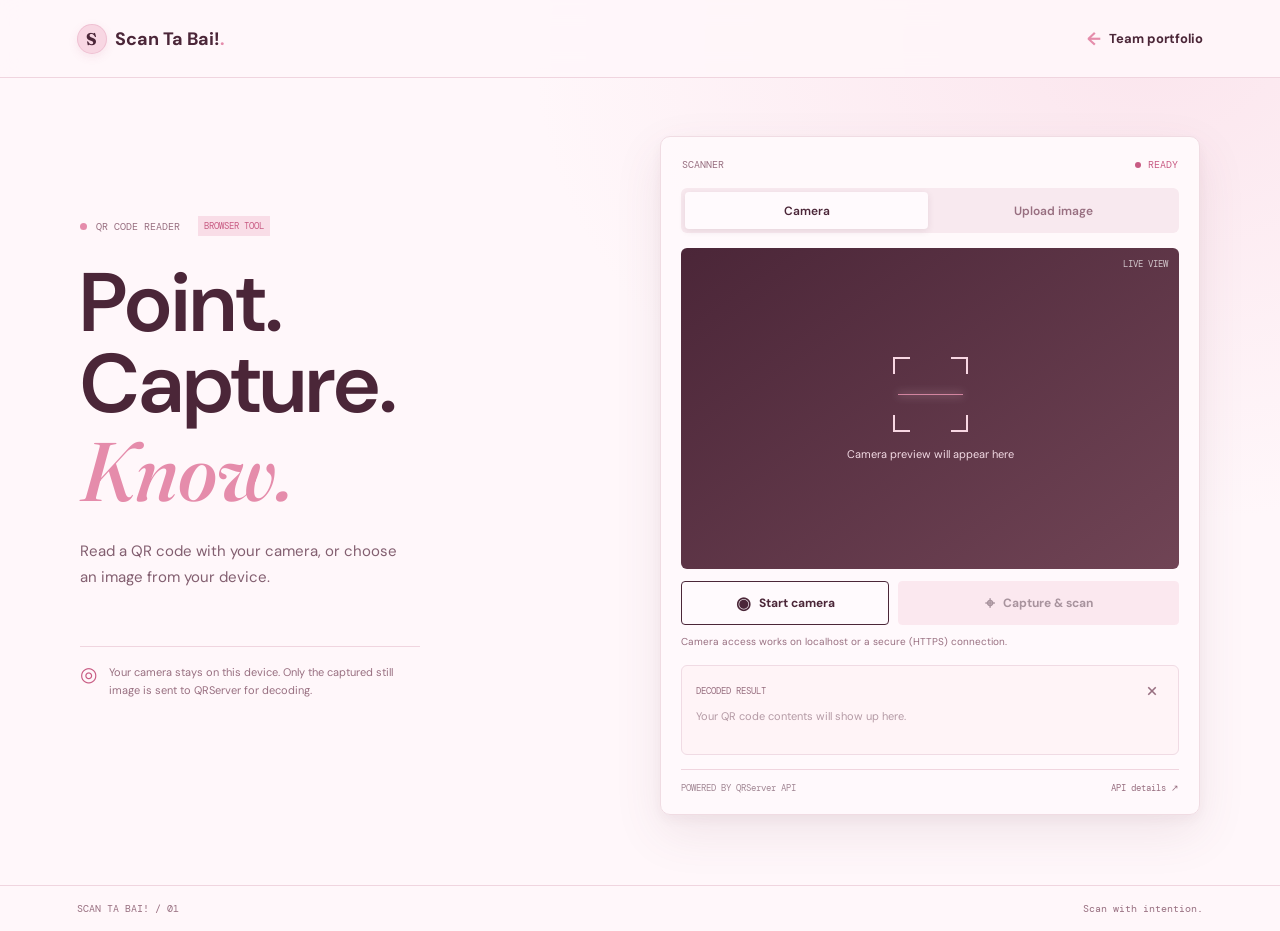
<file: index.html>
<!doctype html>
<html lang="en">
  <head>
    <meta charset="utf-8">
    <meta name="viewport" content="width=device-width, initial-scale=1">
    <meta name="theme-color" content="#fff7fa">
    <meta name="description" content="Scan a QR code with your camera or decode one from an image.">
    <title>Scan Ta Bai!</title>
    <link rel="preconnect" href="https://fonts.googleapis.com">
    <link rel="preconnect" href="https://fonts.gstatic.com" crossorigin>
    <link href="https://fonts.googleapis.com/css2?family=DM+Mono:wght@400;500&family=DM+Sans:wght@400;500;600;700&family=Fraunces:opsz,wght@9..144,500;9..144,600&display=swap" rel="stylesheet">
    <link rel="stylesheet" href="css/style.css">
    <script src="app.js" defer></script>
  </head>
  <body class="scanner-page">
    <header class="scanner-nav">
      <a class="wordmark" href="portfolio.html"><span class="wordmark-mark">S</span> Scan Ta Bai!<span class="wordmark-period">.</span></a>
      <a class="back-link" href="portfolio.html"><span aria-hidden="true">←</span> Team portfolio</a>
    </header>
    <main class="scanner-layout">
      <section class="scanner-intro">
        <p class="eyebrow"><span class="eyebrow-dot"></span> QR CODE READER <span class="live-label">BROWSER TOOL</span></p>
        <h1>Point. Capture.<br><em>Know.</em></h1>
        <p class="intro-copy">Read a QR code with your camera, or choose an image from your device.</p>
        <div class="privacy-note"><span class="privacy-icon" aria-hidden="true">◎</span><span>Your camera stays on this device. Only the captured still image is sent to QRServer for decoding.</span></div>
      </section>

      <section class="scanner-tool" aria-label="QR code scanner">
        <div class="tool-topline"><span>SCANNER</span><span class="tool-status"><i></i> <span id="scanner-status">READY</span></span></div>
        <div class="mode-switch" role="tablist" aria-label="Choose scan method">
          <button class="mode-tab is-active" id="camera-tab" type="button" role="tab" aria-selected="true" aria-controls="camera-panel">Camera</button>
          <button class="mode-tab" id="upload-tab" type="button" role="tab" aria-selected="false" aria-controls="upload-panel">Upload image</button>
        </div>

        <div class="camera-panel" id="camera-panel" role="tabpanel" aria-labelledby="camera-tab">
          <div class="camera-view" id="camera-view">
            <video id="camera-video" playsinline muted aria-label="Live camera preview"></video>
            <div class="camera-empty" id="camera-empty">
              <div class="viewfinder" aria-hidden="true"><span></span><span></span><span></span><span></span><i></i></div>
              <p>Camera preview will appear here</p>
            </div>
            <span class="camera-corner-label">LIVE VIEW</span>
          </div>
          <div class="camera-controls">
            <button class="button button-secondary" id="camera-toggle" type="button"><span aria-hidden="true">◉</span> Start camera</button>
            <button class="button button-primary" id="capture-button" type="button" disabled><span aria-hidden="true">⌖</span> Capture &amp; scan</button>
          </div>
          <p class="camera-hint" id="camera-hint">Camera access works on localhost or a secure (HTTPS) connection.</p>
        </div>

        <div class="upload-panel" id="upload-panel" role="tabpanel" aria-labelledby="upload-tab" hidden>
          <label class="upload-drop" for="image-input">
            <span class="upload-icon" aria-hidden="true">↥</span>
            <strong>Choose an image to scan</strong>
            <span>PNG, JPG, or GIF · up to 1 MB</span>
            <span class="upload-browse">Browse files</span>
          </label>
          <input class="sr-only" id="image-input" type="file" accept="image/png,image/jpeg,image/gif">
          <p class="file-name" id="file-name">No image selected</p>
        </div>

        <div class="result-area" aria-live="polite" aria-atomic="true">
          <div class="result-heading"><span>DECODED RESULT</span><button id="clear-button" class="icon-button" type="button" aria-label="Clear result" title="Clear result">×</button></div>
          <div class="result-content" id="result-content"><span class="result-placeholder">Your QR code contents will show up here.</span></div>
          <div class="result-actions" id="result-actions" hidden><button class="copy-button" id="copy-button" type="button"><span aria-hidden="true">▢</span> Copy result</button><span id="copy-status" class="copy-status" aria-live="polite"></span></div>
        </div>
        <p class="form-message" id="form-message" role="alert" hidden></p>
        <div class="tool-foot"><span>POWERED BY QRServer API</span><a href="https://goqr.me/api/doc/read-qr-code/" target="_blank" rel="noreferrer">API details ↗</a></div>
      </section>
    </main>
    <footer class="scanner-footer"><span>SCAN TA BAI! / 01</span><span>Scan with intention.</span></footer>
  </body>
</html>
</file>
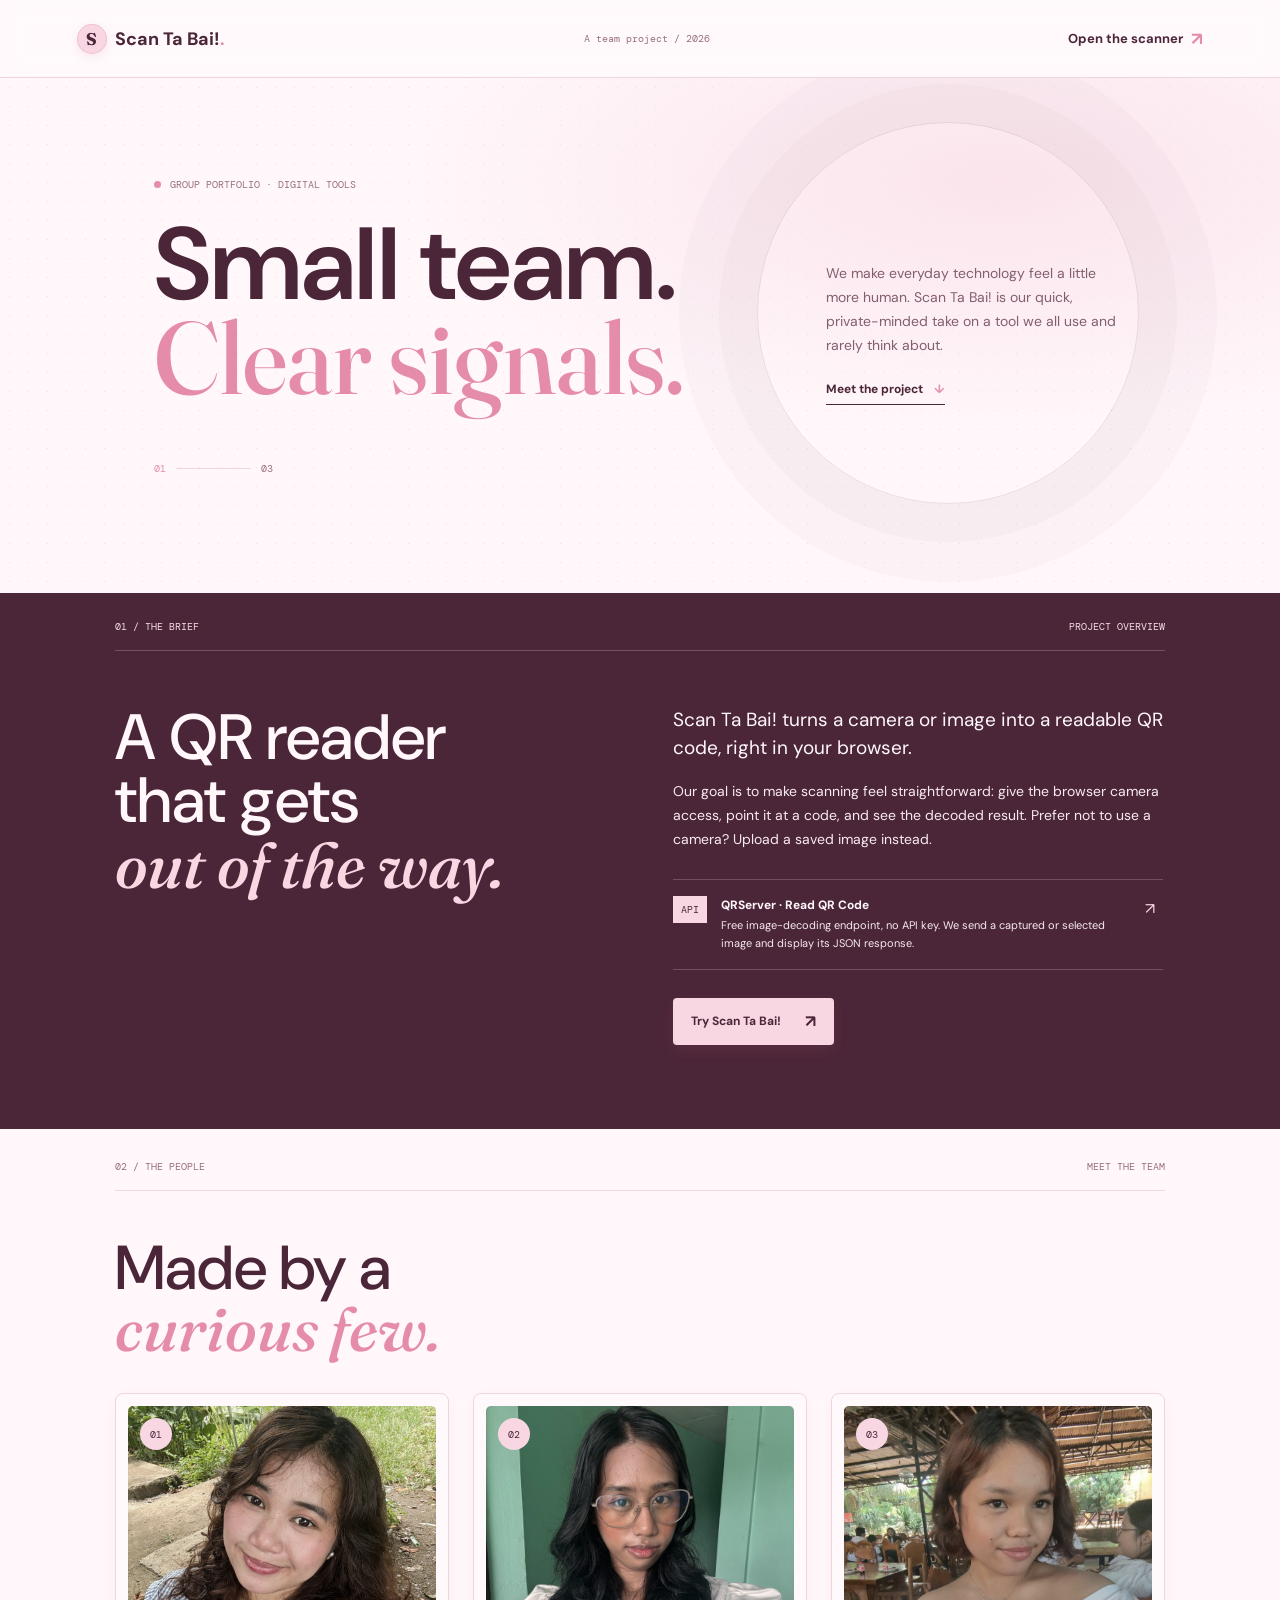
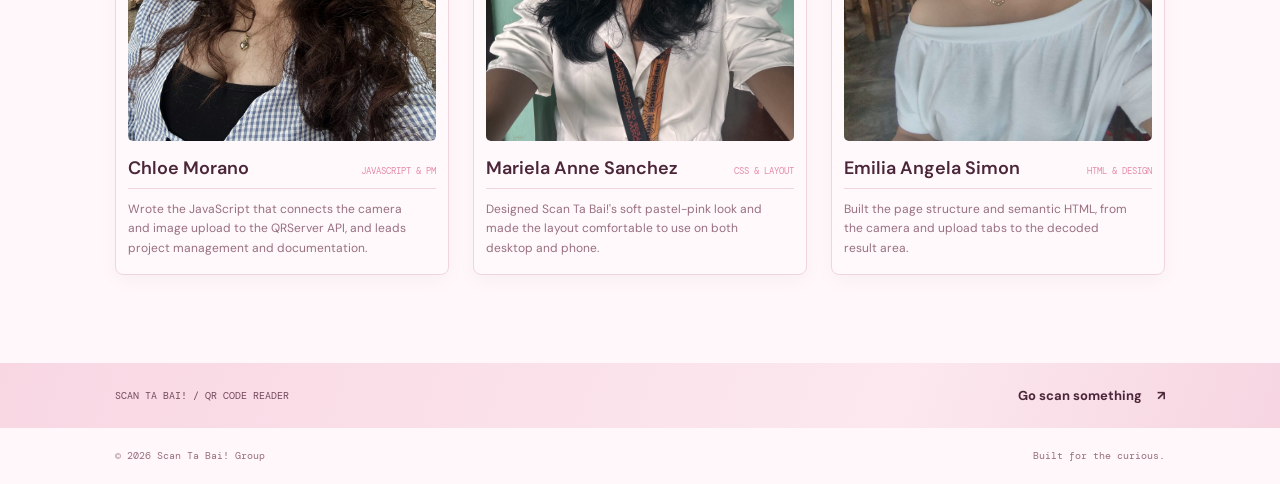
<file: portfolio.html>
<!doctype html>
<html lang="en">
  <head>
    <meta charset="utf-8">
    <meta name="viewport" content="width=device-width, initial-scale=1">
    <meta name="theme-color" content="#fff7fa">
    <meta name="description" content="Meet the team behind Scan Ta Bai!, a simple browser-based QR code reader.">
    <title>Scan Ta Bai! | Group Portfolio</title>
    <link rel="preconnect" href="https://fonts.googleapis.com">
    <link rel="preconnect" href="https://fonts.gstatic.com" crossorigin>
    <link href="https://fonts.googleapis.com/css2?family=DM+Mono:wght@400;500&family=DM+Sans:wght@400;500;600;700&family=Fraunces:opsz,wght@9..144,500;9..144,600&display=swap" rel="stylesheet">
    <link rel="stylesheet" href="css/style.css">
  </head>
  <body class="portfolio-page">
    <header class="portfolio-nav">
      <a class="wordmark" href="portfolio.html" aria-label="Scan Ta Bai! home"><span class="wordmark-mark">S</span> Scan Ta Bai!<span class="wordmark-period">.</span></a>
      <span class="nav-note">A team project / 2026</span>
      <a class="nav-cta" href="index.html">Open the scanner <span aria-hidden="true">↗</span></a>
    </header>

    <main>
      <section class="portfolio-hero">
        <p class="eyebrow"><span class="eyebrow-dot"></span> GROUP PORTFOLIO · DIGITAL TOOLS</p>
        <h1>Small team.<br><span>Clear signals.</span></h1>
        <div class="hero-aside">
          <p>We make everyday technology feel a little more human. Scan Ta Bai! is our quick, private-minded take on a tool we all use and rarely think about.</p>
          <a class="text-link" href="#project">Meet the project <span aria-hidden="true">↓</span></a>
        </div>
        <div class="hero-index" aria-hidden="true"><span>01</span><i></i><span>03</span></div>
      </section>

      <section class="project-band" id="project">
        <div class="section-kicker"><span>01 / THE BRIEF</span><span>PROJECT OVERVIEW</span></div>
        <div class="project-grid">
          <h2>A QR reader<br>that gets<br><em>out of the way.</em></h2>
          <div class="project-copy">
            <p class="project-lede">Scan Ta Bai! turns a camera or image into a readable QR code, right in your browser.</p>
            <p>Our goal is to make scanning feel straightforward: give the browser camera access, point it at a code, and see the decoded result. Prefer not to use a camera? Upload a saved image instead.</p>
            <div class="api-note"><span class="api-mark">API</span><span><strong>QRServer · Read QR Code</strong><br>Free image-decoding endpoint, no API key. We send a captured or selected image and display its JSON response.</span><a href="https://goqr.me/api/doc/read-qr-code/" target="_blank" rel="noreferrer" aria-label="Read the QRServer API documentation">↗</a></div>
            <a class="button-link" href="index.html">Try Scan Ta Bai! <span aria-hidden="true">↗</span></a>
          </div>
        </div>
      </section>

      <section class="team-section" id="team">
        <div class="section-kicker"><span>02 / THE PEOPLE</span><span>MEET THE TEAM</span></div>
        <div class="team-heading"><h2>Made by a<br><em>curious few.</em></h2></div>
        <div class="team-grid">
          <article class="team-member">
            <div class="portrait-wrap"><img src="assets/kolowi.jpg" alt="Portrait of Chloe Morano" loading="lazy"><span class="portrait-number">01</span></div>
            <div class="member-meta"><h3>Chloe Morano</h3><span>JAVASCRIPT &amp; PM</span></div>
            <p>Wrote the JavaScript that connects the camera and image upload to the QRServer API, and leads project management and documentation.</p>
          </article>
          <article class="team-member">
            <div class="portrait-wrap"><img src="assets/anne.jpg" alt="Portrait of Mariela Anne Sanchez" loading="lazy"><span class="portrait-number">02</span></div>
            <div class="member-meta"><h3>Mariela Anne Sanchez</h3><span>CSS &amp; LAYOUT</span></div>
            <p>Designed Scan Ta Bai!'s soft pastel-pink look and made the layout comfortable to use on both desktop and phone.</p>
          </article>
          <article class="team-member">
            <div class="portrait-wrap"><img src="assets/emi.jpg" alt="Portrait of Emilia Angela Simon" loading="lazy"><span class="portrait-number">03</span></div>
            <div class="member-meta"><h3>Emilia Angela Simon</h3><span>HTML &amp; DESIGN</span></div>
            <p>Built the page structure and semantic HTML, from the camera and upload tabs to the decoded result area.</p>
          </article>
        </div>
      </section>

      <section class="portfolio-end"><span>SCAN TA BAI! / QR CODE READER</span><a href="index.html">Go scan something <span aria-hidden="true">↗</span></a></section>
    </main>

    <footer class="site-footer"><span>© 2026 Scan Ta Bai! Group</span><span>Built for the curious.</span></footer>
  </body>
</html>
</file>
<file: css/style.css>
:root {
  color-scheme: light;
  --paper: #fff7fa;
  --paper-deep: #fce5ed;
  --ink: #4b2638;
  --muted: #986f80;
  --line: #f0d5df;
  --green: #f8d7e3;
  --green-dark: #c85b83;
  --red: #e58cab;
  --white: #fffafd;
  --sans: "DM Sans", "Trebuchet MS", sans-serif;
  --serif: "Fraunces", Georgia, serif;
  --mono: "DM Mono", "Courier New", monospace;
}

* { box-sizing: border-box; }
html { scroll-behavior: smooth; }
img, video { max-width: 100%; }
body { margin: 0; overflow-x: hidden; color: var(--ink); background: var(--paper); font-family: var(--sans); }
a { color: inherit; }
button { font: inherit; }
::selection { color: var(--ink); background: #f4bfd1; }
a:focus-visible, button:focus-visible, .upload-drop:focus-within { outline: 3px solid var(--green-dark); outline-offset: 4px; }
.portfolio-page { background: var(--paper); }
.portfolio-nav, .scanner-nav { position: relative; z-index: 2; min-height: 78px; gap: 12px; padding: 0 clamp(22px, 6vw, 92px); display: flex; align-items: center; justify-content: space-between; border-bottom: 1px solid var(--line); background: rgba(255,250,252,.88); backdrop-filter: blur(12px); }
.wordmark { display: inline-flex; align-items: center; gap: 8px; color: var(--ink); text-decoration: none; font-size: 18px; font-weight: 700; letter-spacing: 0; }
.wordmark-mark { width: 30px; height: 30px; display: inline-grid; place-items: center; background: var(--green); border: 1px solid rgba(200,91,131,.18); border-radius: 50%; font-family: var(--serif); font-size: 17px; box-shadow: 0 3px 10px rgba(200,91,131,.12); }
.wordmark-period { color: var(--red); margin-left: -8px; }
.nav-note, .section-kicker, .eyebrow, .member-meta span, .tool-topline, .camera-corner-label, .result-heading, .tool-foot, .scanner-footer, .site-footer, .portfolio-end > span { font-family: var(--mono); font-size: 10px; letter-spacing: 0; }
.nav-note { color: var(--muted); }
.nav-cta, .back-link { display: inline-flex; gap: 8px; white-space: nowrap; align-items: center; color: var(--ink); text-decoration: none; font-size: 13px; font-weight: 700; transition: color .2s ease, transform .2s ease; }
.nav-cta:hover, .back-link:hover { color: var(--green-dark); transform: translateY(-1px); }
.nav-cta span, .back-link span { color: var(--red); font-size: 18px; }
.portfolio-hero { position: relative; display: grid; grid-template-columns: minmax(0, 1fr) minmax(220px, 300px); column-gap: clamp(28px, 5vw, 80px); align-items: end; align-content: start; min-height: 515px; padding: 100px clamp(22px, 12vw, 178px) 56px; background-color: var(--paper); background-image: radial-gradient(#f4dce5 0.75px, transparent 0.75px), radial-gradient(ellipse at 78% 20%, rgba(248,215,227,.6), transparent 42%); background-size: 19px 19px, auto; overflow: hidden; }
.portfolio-hero::after { content: ""; position: absolute; width: 380px; height: 380px; right: 11%; top: 44px; border: 1px solid rgba(75,38,56,.12); border-radius: 50%; box-shadow: 0 0 0 38px rgba(75,38,56,.025), 0 0 0 78px rgba(75,38,56,.02); pointer-events: none; }
.eyebrow { position: relative; z-index: 1; display: flex; flex-wrap: wrap; align-items: center; gap: 6px 9px; color: var(--muted); margin: 0 0 27px; }
.eyebrow-dot { height: 7px; width: 7px; display: inline-block; border-radius: 50%; background: var(--red); }
.portfolio-hero > .eyebrow { grid-column: 1 / -1; }
.portfolio-hero h1, .scanner-intro h1 { position: relative; z-index: 1; max-width: 650px; overflow-wrap: break-word; margin: 0; font-size: clamp(58px, 8vw, 104px); line-height: .91; font-weight: 600; letter-spacing: 0; }
.portfolio-hero h1 span, .project-grid h2 em, .team-heading h2 em, .scanner-intro h1 em { color: var(--red); font-family: var(--serif); font-weight: 500; }
.hero-aside { position: relative; z-index: 1; width: 100%; max-width: 300px; padding-bottom: 8px; }
.hero-aside p { margin: 0 0 20px; color: #835e70; font-size: 14px; line-height: 1.7; }
.text-link { font-size: 12px; font-weight: 700; text-decoration: none; border-bottom: 1px solid var(--ink); padding-bottom: 7px; transition: color .2s ease, border-color .2s ease; }
.text-link:hover { color: var(--green-dark); border-color: var(--green-dark); }
.text-link span { padding-left: 8px; color: var(--red); }
.hero-index { grid-column: 1 / -1; position: relative; margin-top: 56px; z-index: 1; display: flex; align-items: center; gap: 10px; color: var(--muted); font: 10px var(--mono); }
.hero-index span:first-child { color: var(--red); }
.hero-index i { width: 75px; height: 1px; background: var(--line); }
.project-band { padding: 27px clamp(22px, 9vw, 132px) 84px; background: var(--ink); color: var(--paper); }
.section-kicker { display: flex; justify-content: space-between; gap: 16px; padding-bottom: 17px; border-bottom: 1px solid rgba(255,247,250,.22); color: #f6dce5; }
.project-grid { display: grid; grid-template-columns: minmax(0, .9fr) minmax(0, 1fr); gap: clamp(40px, 9vw, 135px); padding-top: 55px; }
.project-grid h2, .team-heading h2 { margin: 0; font-size: clamp(42px, 5vw, 66px); line-height: .99; font-weight: 500; letter-spacing: 0; }
.project-grid h2 em { color: var(--green); }
.project-copy { max-width: 490px; }
.project-copy p { color: #f8eaf0; font-size: 14px; line-height: 1.7; }
.project-copy .project-lede { margin-top: 0; color: var(--paper); font-size: 19px; line-height: 1.45; }
.api-note { display: grid; grid-template-columns: 36px 1fr 18px; align-items: start; gap: 12px; margin: 28px 0; padding: 16px 0; border-top: 1px solid rgba(255,247,250,.2); border-bottom: 1px solid rgba(255,247,250,.2); color: #f8eaf0; font-size: 11px; line-height: 1.65; }
.api-note strong { color: var(--paper); font-size: 12px; }
.api-mark { display: inline-grid; place-items: center; width: 34px; height: 27px; color: var(--ink); background: var(--green); font: 10px var(--mono); }
.api-note a { color: var(--green); text-decoration: none; font-size: 16px; }
.button-link { min-height: 47px; display: inline-flex; align-items: center; gap: 24px; padding: 0 18px; background: var(--green); color: var(--ink); text-decoration: none; font-size: 12px; font-weight: 700; border-radius: 4px; box-shadow: 0 5px 14px rgba(200,91,131,.13); transition: transform .2s ease, box-shadow .2s ease, background .2s ease; }
.button-link:hover { transform: translateY(-2px); background: #f4c5d6; box-shadow: 0 8px 20px rgba(200,91,131,.2); }
.button-link span { font-size: 17px; }

/* Bottom padding reduced from 74px to 40px (the paragraph below the grid was removed) */
.team-section { padding: 31px clamp(22px, 9vw, 132px) 40px; }
.team-section .section-kicker { border-color: var(--line); color: var(--muted); }
.team-heading { display: flex; justify-content: space-between; align-items: end; padding: 46px 0 33px; }
.team-heading h2 { font-size: clamp(42px, 5vw, 62px); }
.team-heading h2 em { color: var(--red); }
.team-heading > p { margin: 0 0 5px; color: var(--muted); font: 10px/1.8 var(--mono); text-align: right; }
.team-grid { display: grid; grid-template-columns: repeat(3, minmax(0, 1fr)); gap: 24px; }
.team-member { min-width: 0; padding: 12px 12px 16px; background: rgba(255,250,252,.82); border: 1px solid var(--line); border-radius: 8px; box-shadow: 0 6px 20px rgba(75,38,56,.035); transition: transform .25s ease, box-shadow .25s ease, border-color .25s ease; }
.team-member:hover { transform: translateY(-4px); border-color: #e7b4c6; box-shadow: 0 12px 28px rgba(148,73,103,.1); }
.portrait-wrap { position: relative; overflow: hidden; aspect-ratio: 4 / 4.35; background: var(--paper-deep); border-radius: 5px; box-shadow: 0 0 0 rgba(226,100,147,0); transition: box-shadow .35s ease; }
.portrait-wrap:hover { box-shadow: 0 0 14px 4px rgba(226,100,147,.7), 0 0 30px 10px rgba(226,100,147,.42); }
.portrait-wrap::after { position: absolute; inset: 0; border: 2px solid rgba(226,100,147,.65); content: ""; opacity: 0; pointer-events: none; transition: opacity .35s ease; }
.portrait-wrap:hover::after { opacity: 1; }
.portrait-wrap img { width: 100%; height: 100%; display: block; object-fit: cover; filter: saturate(.72); transition: transform .45s ease, filter .45s ease; }
.team-member:hover .portrait-wrap img { transform: scale(1.025); filter: saturate(.95); }
.portrait-number { position: absolute; z-index: 1; top: 12px; left: 12px; display: grid; place-items: center; width: 32px; height: 32px; background: var(--green); border-radius: 50%; font: 10px var(--mono); }
.member-meta { display: flex; flex-wrap: wrap; justify-content: space-between; gap: 4px 12px; align-items: baseline; padding: 15px 0 8px; border-bottom: 1px solid var(--line); }
.member-meta h3 { margin: 0; font-size: 18px; font-weight: 600; }
.member-meta span { color: var(--red); font-size: 9px; white-space: nowrap; }
.team-member > p { max-width: 290px; margin: 11px 0 0; color: var(--muted); font-size: 12px; line-height: 1.6; }
.portfolio-end { display: flex; flex-wrap: wrap; gap: 10px 20px; justify-content: space-between; align-items: center; margin-top: 48px; padding: 24px clamp(22px, 9vw, 132px); background: linear-gradient(110deg, #f8d7e3, #fce8ee 70%, #f6d5e1); }
.portfolio-end > span { color: #75495b; }
.portfolio-end > a { color: var(--ink); text-decoration: none; font-size: 13px; font-weight: 700; transition: color .2s ease; }
.portfolio-end > a:hover { color: var(--green-dark); }
.portfolio-end > a span { margin-left: 12px; }
.site-footer { min-height: 56px; display: flex; flex-wrap: wrap; gap: 4px 16px; justify-content: space-between; align-items: center; padding: 0 clamp(22px, 9vw, 132px); color: var(--muted); }

/* Scanner application */
.scanner-page { min-height: 100vh; display: flex; flex-direction: column; background-color: var(--paper); background-image: radial-gradient(#f5dfe7 0.65px, transparent 0.65px), radial-gradient(ellipse at 90% 5%, rgba(248,215,227,.55), transparent 38%); background-size: 20px 20px, auto; }
.scanner-nav { background: rgba(255,247,250,.9); }
.scanner-layout { width: min(1120px, calc(100% - 48px)); flex: 1; display: grid; grid-template-columns: minmax(0, .83fr) minmax(0, 1fr); align-items: center; gap: clamp(48px, 9vw, 125px); margin: 0 auto; padding: 58px 0 70px; }
.scanner-intro { align-self: center; padding-bottom: 36px; }
.scanner-intro h1 { font-size: clamp(56px, 7vw, 83px); line-height: .98; }
.scanner-intro h1 em { display: inline-block; margin-top: 5px; }
.live-label { margin-left: 9px; padding: 4px 6px; color: var(--green-dark); background: rgba(248,215,227,.8); font-size: 9px; }
.intro-copy { max-width: 325px; margin: 25px 0 0; color: #835f70; font-size: 15px; line-height: 1.7; }
.privacy-note { max-width: 340px; display: flex; gap: 12px; align-items: flex-start; margin-top: 56px; padding-top: 17px; border-top: 1px solid var(--line); color: var(--muted); font-size: 11px; line-height: 1.6; }
.privacy-icon { color: var(--green-dark); font-size: 20px; line-height: 1; }
.scanner-tool { width: 100%; max-width: 540px; justify-self: end; padding: 20px; background: rgba(255,250,252,.94); border: 1px solid #f0dce3; border-radius: 10px; box-shadow: 0 18px 48px rgba(122,65,89,.1), 0 5px 12px rgba(75,38,56,.04); }
.tool-topline { display: flex; flex-wrap: wrap; gap: 4px 12px; justify-content: space-between; padding: 1px 1px 17px; color: var(--muted); }
.tool-status { display: flex; align-items: center; gap: 7px; color: var(--green-dark); }
.tool-status i { height: 6px; width: 6px; border-radius: 50%; background: var(--green-dark); }
.mode-switch { display: grid; grid-template-columns: 1fr 1fr; gap: 4px; padding: 4px; background: #f8e9ef; border-radius: 6px; }
.mode-tab { min-height: 37px; border: 0; border-radius: 4px; background: transparent; color: var(--muted); cursor: pointer; font-size: 12px; font-weight: 600; transition: color .2s ease, background .2s ease, box-shadow .2s ease; }
.mode-tab.is-active { background: var(--white); color: var(--ink); box-shadow: 0 2px 7px rgba(75,38,56,.1); }
.camera-panel, .upload-panel { padding-top: 15px; }
.camera-view { position: relative; display: grid; place-items: center; width: 100%; aspect-ratio: 1.55; overflow: hidden; background: linear-gradient(145deg, #4b2638, #704455); color: var(--paper); border-radius: 6px; }
.camera-view video { width: 100%; height: 100%; position: absolute; inset: 0; object-fit: cover; }
.camera-empty { position: relative; z-index: 1; display: flex; flex-direction: column; align-items: center; gap: 15px; color: #f3dbe5; }
.camera-empty p { margin: 0; font-size: 11px; }
.viewfinder { position: relative; width: 75px; height: 75px; }
.viewfinder span { position: absolute; width: 17px; height: 17px; border-color: var(--green); border-style: solid; }
.viewfinder span:nth-child(1) { top: 0; left: 0; border-width: 2px 0 0 2px; }
.viewfinder span:nth-child(2) { top: 0; right: 0; border-width: 2px 2px 0 0; }
.viewfinder span:nth-child(3) { bottom: 0; left: 0; border-width: 0 0 2px 2px; }
.viewfinder span:nth-child(4) { bottom: 0; right: 0; border-width: 0 2px 2px 0; }
.viewfinder i { position: absolute; top: 50%; left: 5px; right: 5px; height: 1px; background: rgba(241,153,183,.8); box-shadow: 0 0 8px var(--green); }
.camera-corner-label { position: absolute; right: 11px; top: 10px; z-index: 2; color: rgba(255,255,255,.72); font-size: 9px; }
.camera-controls { display: grid; grid-template-columns: 1fr 1.35fr; gap: 9px; margin-top: 12px; }
.button { min-height: 44px; display: inline-flex; justify-content: center; align-items: center; gap: 8px; border: 1px solid var(--ink); border-radius: 4px; cursor: pointer; font-size: 12px; font-weight: 700; transition: background .18s ease, transform .18s ease, box-shadow .18s ease; }
.button:hover:not(:disabled) { transform: translateY(-1px); }
.button-secondary { background: var(--white); color: var(--ink); }
.button-secondary:hover { background: var(--paper); }
.button-primary { background: var(--green); color: var(--ink); border-color: var(--green); }
.button-primary:hover:not(:disabled) { background: #f1c4d5; box-shadow: 0 5px 14px rgba(200,91,131,.18); }
.button:disabled { cursor: not-allowed; opacity: .48; }
.button span { font-size: 17px; }
.camera-hint { min-height: 15px; margin: 9px 0 0; color: var(--muted); font-size: 10px; line-height: 1.5; }
.upload-drop { min-height: 218px; display: flex; flex-direction: column; justify-content: center; align-items: center; gap: 9px; border: 1px dashed #ddb9c7; border-radius: 7px; background: #fff9fb; cursor: pointer; text-align: center; transition: background .2s ease, border-color .2s ease; }
.upload-drop:hover { background: #fff1f5; border-color: var(--green-dark); }
.upload-icon { color: var(--red); font-size: 27px; line-height: 1; }
.upload-drop strong { font-size: 14px; }
.upload-drop > span:not(.upload-icon):not(.upload-browse) { color: var(--muted); font-size: 11px; }
.upload-browse { margin-top: 3px; padding: 9px 14px; background: var(--ink); color: var(--paper); font-size: 11px; font-weight: 700; }
.file-name { overflow: hidden; margin: 8px 0 0; color: var(--muted); font-size: 10px; text-overflow: ellipsis; white-space: nowrap; }
.sr-only { position: absolute; width: 1px; height: 1px; padding: 0; margin: -1px; overflow: hidden; clip: rect(0, 0, 0, 0); white-space: nowrap; border: 0; }
.result-area { margin-top: 16px; padding: 13px 14px 12px; background: #fff4f7; border: 1px solid #f0dbe4; border-radius: 6px; }
.result-heading { display: flex; justify-content: space-between; align-items: center; color: var(--muted); font-size: 9px; }
.icon-button { width: 24px; height: 24px; padding: 0; border: 0; background: transparent; color: var(--muted); font-size: 20px; line-height: 1; cursor: pointer; }
.icon-button:hover { color: var(--red); }
.result-content { min-height: 39px; max-height: 160px; overflow: auto; padding: 3px 0 0; color: var(--ink); font-size: 13px; line-height: 1.55; overflow-wrap: anywhere; white-space: pre-wrap; }
.result-content a { color: var(--green-dark); font-weight: 600; text-decoration-thickness: 1px; text-underline-offset: 2px; }
.result-placeholder { color: #b49aa5; font-size: 11px; }
.result-actions { display: flex; align-items: center; gap: 10px; padding-top: 8px; }
.copy-button { padding: 0; border: 0; background: transparent; color: var(--green-dark); cursor: pointer; font-size: 10px; font-weight: 700; }
.copy-status { color: var(--muted); font-size: 10px; }
.form-message { margin: 11px 0 0; padding: 9px 11px; border-left: 3px solid var(--red); background: #fcecf1; color: #835164; font-size: 11px; line-height: 1.5; }
.form-message[data-kind="success"] { border-color: var(--green-dark); background: #fff5f8; color: var(--green-dark); }
.tool-foot { display: flex; flex-wrap: wrap; justify-content: space-between; gap: 6px 12px; margin-top: 14px; padding-top: 12px; border-top: 1px solid var(--line); color: #a28794; font-size: 9px; }
.tool-foot a { color: var(--muted); text-decoration: none; }
.tool-foot a:hover { color: var(--red); }
.scanner-footer { display: flex; flex-wrap: wrap; gap: 4px 16px; justify-content: space-between; padding: 16px clamp(22px, 6vw, 92px); border-top: 1px solid var(--line); color: var(--muted); }
[hidden] { display: none !important; }

@media (prefers-reduced-motion: no-preference) {
  .portfolio-hero h1, .hero-aside { animation: rise-in .65s both; }
  .hero-aside { animation-delay: .12s; }
}

@keyframes rise-in {
  from { opacity: 0; transform: translateY(12px); }
  to { opacity: 1; transform: translateY(0); }
}

/* Tablet and below: stack the layout before columns get cramped */
@media (max-width: 1000px) {
  .portfolio-hero { grid-template-columns: minmax(0, 1fr); row-gap: 28px; align-items: start; padding-bottom: 56px; min-height: 0; }
  .portfolio-hero > .eyebrow { margin-bottom: 0; }
  .portfolio-hero h1 { max-width: 100%; }
  .hero-aside { max-width: 440px; padding-bottom: 0; }
  .hero-index { margin-top: 12px; }
  .portfolio-hero::after { right: -90px; opacity: .8; }
  .project-grid { grid-template-columns: minmax(0, 1fr); gap: 32px; padding-top: 40px; }
  .project-copy { max-width: 560px; }
  .team-grid { grid-template-columns: repeat(2, minmax(0, 1fr)); }
  .scanner-layout { width: min(560px, calc(100% - 36px)); grid-template-columns: minmax(0, 1fr); gap: 32px; align-content: start; padding: 44px 0 48px; }
  .scanner-intro { padding-bottom: 0; }
  .scanner-tool { justify-self: center; max-width: 560px; }
  .privacy-note { margin-top: 28px; }
}

@media (max-width: 760px) {
  .portfolio-nav, .scanner-nav { min-height: 65px; padding: 10px 18px; }
  .nav-note { display: none; }
  .portfolio-nav, .scanner-nav { flex-wrap: wrap; }
  .portfolio-hero { min-height: 0; padding: 56px 24px 48px; row-gap: 24px; }
  .portfolio-hero::after { width: 220px; height: 220px; top: 120px; right: -110px; }
  .portfolio-hero h1 { font-size: clamp(44px, 15vw, 88px); line-height: 1; }
  .hero-aside { max-width: none; }
  .hero-aside p { font-size: 13px; }
  .hero-index { margin-top: 8px; }
  .project-band, .team-section { padding-left: 24px; padding-right: 24px; }
  .section-kicker { flex-wrap: wrap; align-items: baseline; gap: 8px 14px; font-size: clamp(8px, 2.2vw, 9px); }
  .project-grid { gap: 28px; padding-top: 36px; }
  .project-grid h2 { font-size: clamp(36px, 11vw, 51px); }
  .team-heading { padding-top: 37px; }
  .team-grid { grid-template-columns: minmax(0, 1fr); gap: 33px; }
  .portrait-wrap { aspect-ratio: 1.2; }
  .team-member > p { max-width: none; }
  .portfolio-end, .site-footer { padding-left: 24px; padding-right: 24px; }
  .portfolio-end > span { max-width: 100%; font-size: 9px; }
  .scanner-layout { width: min(540px, calc(100% - 36px)); grid-template-columns: 1fr; gap: 29px; align-content: start; padding: 44px 0 48px; }
  .scanner-intro { padding-bottom: 0; }
  .scanner-intro .eyebrow { margin-bottom: 18px; }
  .scanner-intro h1 { font-size: clamp(42px, 14vw, 61px); }
  .intro-copy { max-width: 320px; margin-top: 14px; font-size: 13px; }
  .privacy-note { display: none; }
  .scanner-tool { justify-self: center; padding: 14px; box-shadow: 0 12px 32px rgba(122,65,89,.1), 0 4px 10px rgba(75,38,56,.04); }
  .camera-view { aspect-ratio: 1.35; }
  .camera-controls { grid-template-columns: 1fr; }
  .button { min-height: 42px; }
  .scanner-footer { padding: 14px 20px; }
}

@media (max-width: 380px) {
  .portfolio-nav, .scanner-nav { padding-left: 14px; padding-right: 14px; gap: 8px; }
  .nav-cta, .back-link { font-size: 12px; }
  .wordmark { font-size: 16px; }
  .wordmark-mark { width: 26px; height: 26px; }
  .portfolio-hero, .project-band, .team-section { padding-left: 16px; padding-right: 16px; }
  .portfolio-hero { padding-top: 44px; }
  .project-grid h2 { font-size: clamp(32px, 10vw, 38px); }
  .team-member { padding: 9px 9px 13px; }
  .scanner-layout { width: calc(100% - 28px); }
  .scanner-tool { padding: 10px; }
  .scanner-footer { padding-left: 14px; padding-right: 14px; }
}

@media (prefers-reduced-motion: reduce) {
  *, *::before, *::after { scroll-behavior: auto !important; animation-duration: .01ms !important; animation-iteration-count: 1 !important; transition-duration: .01ms !important; }
}
</file>
